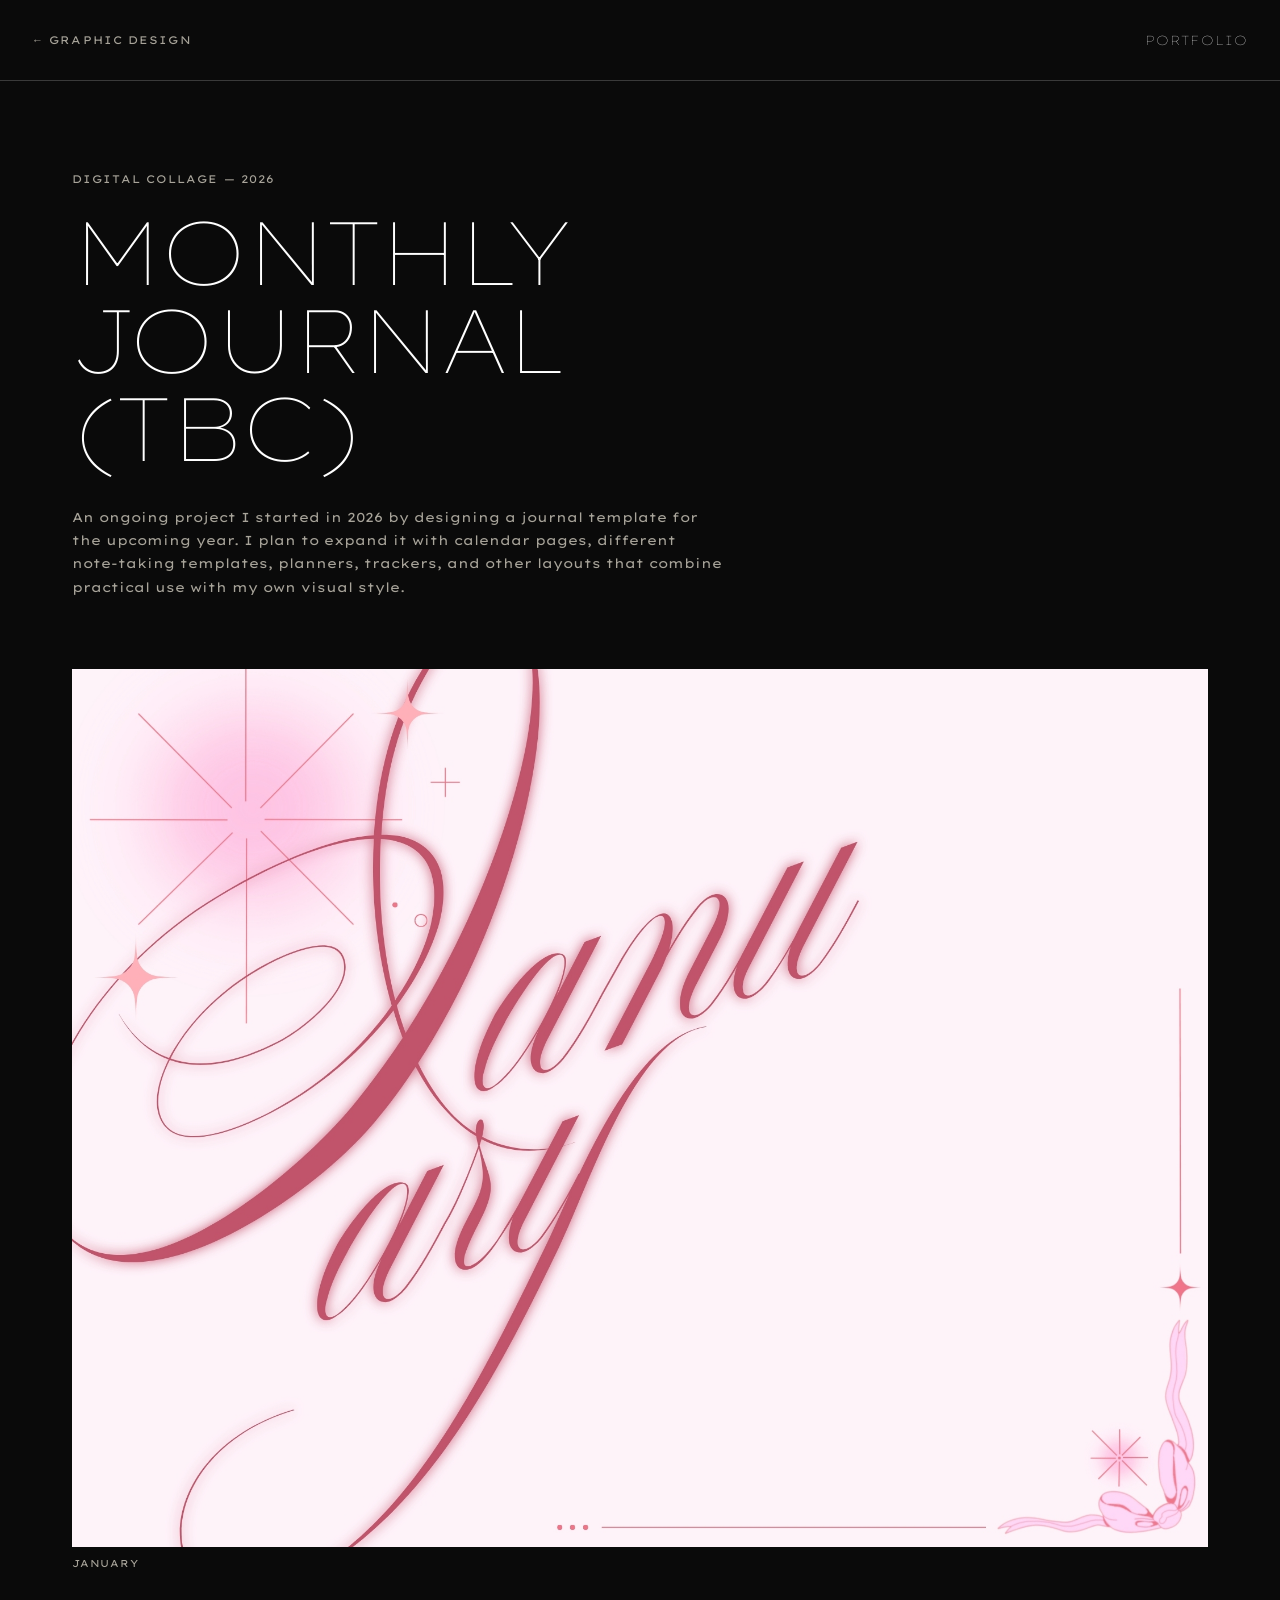
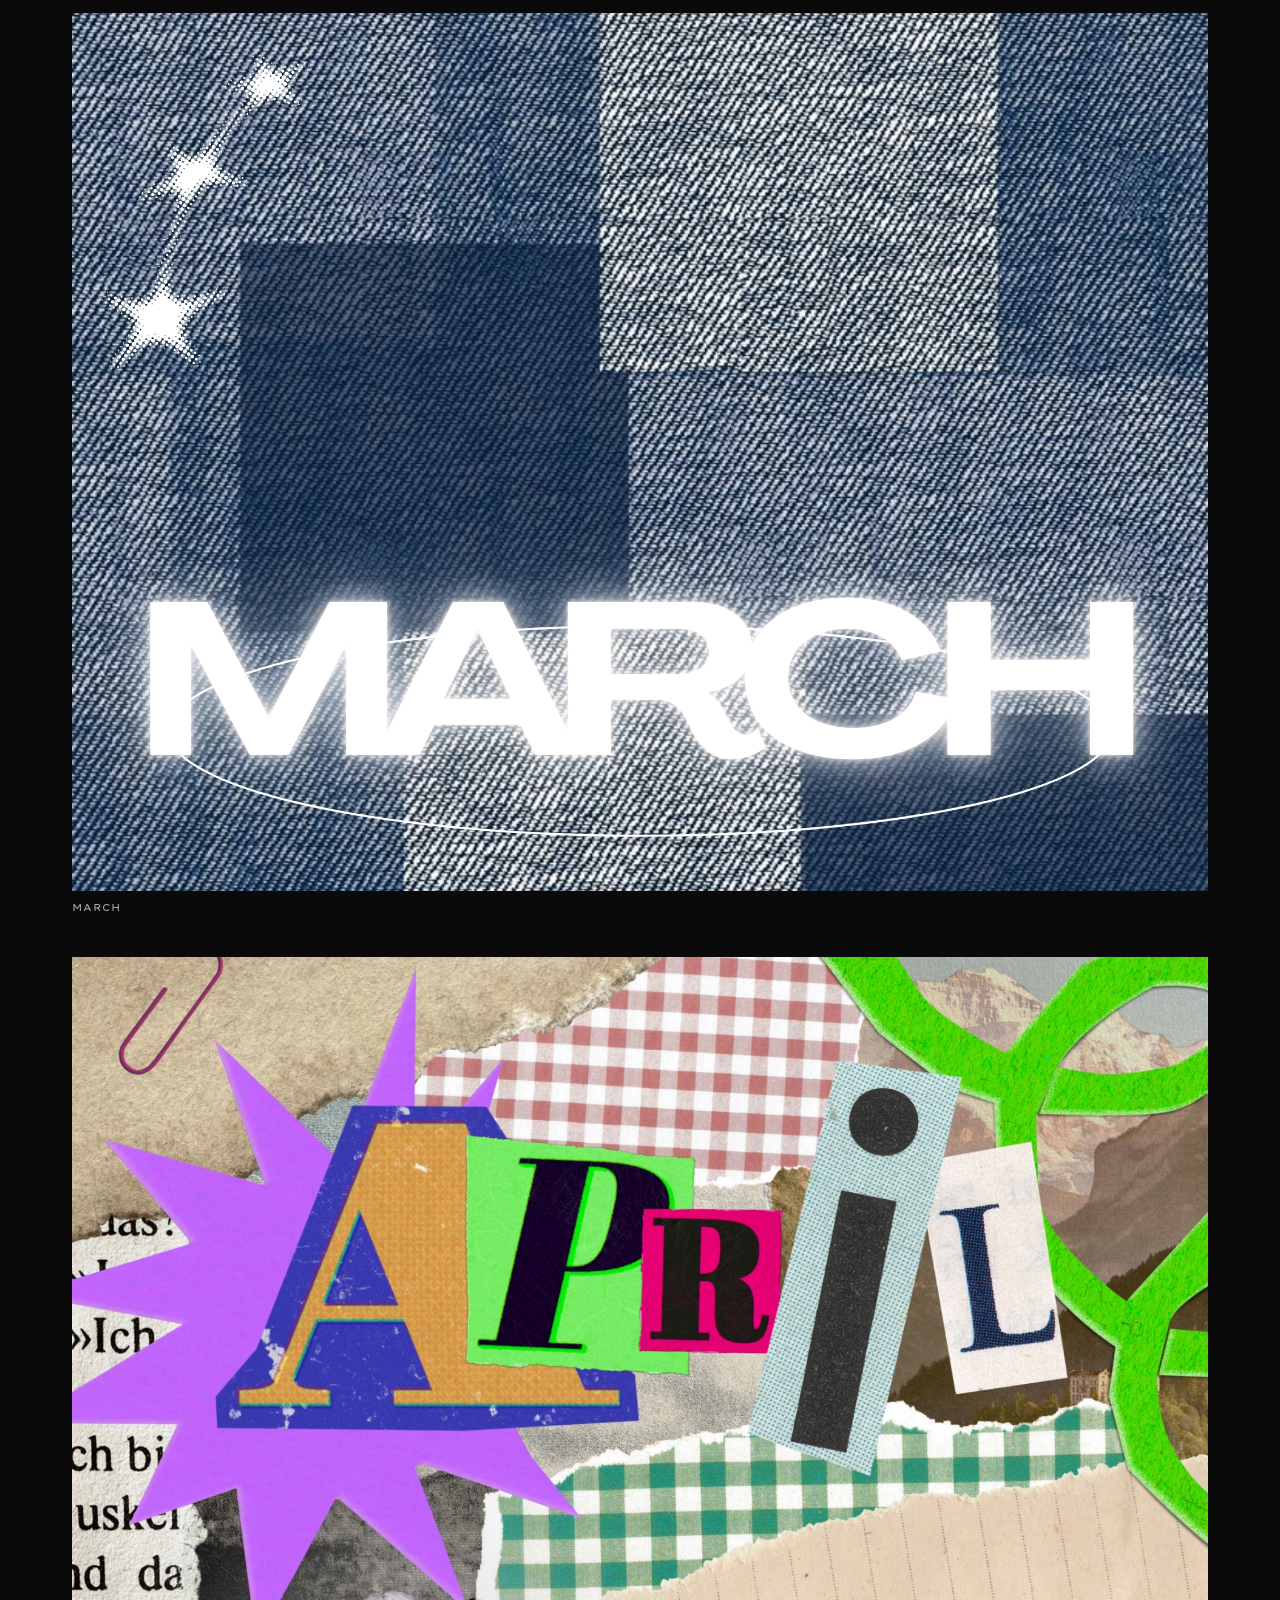
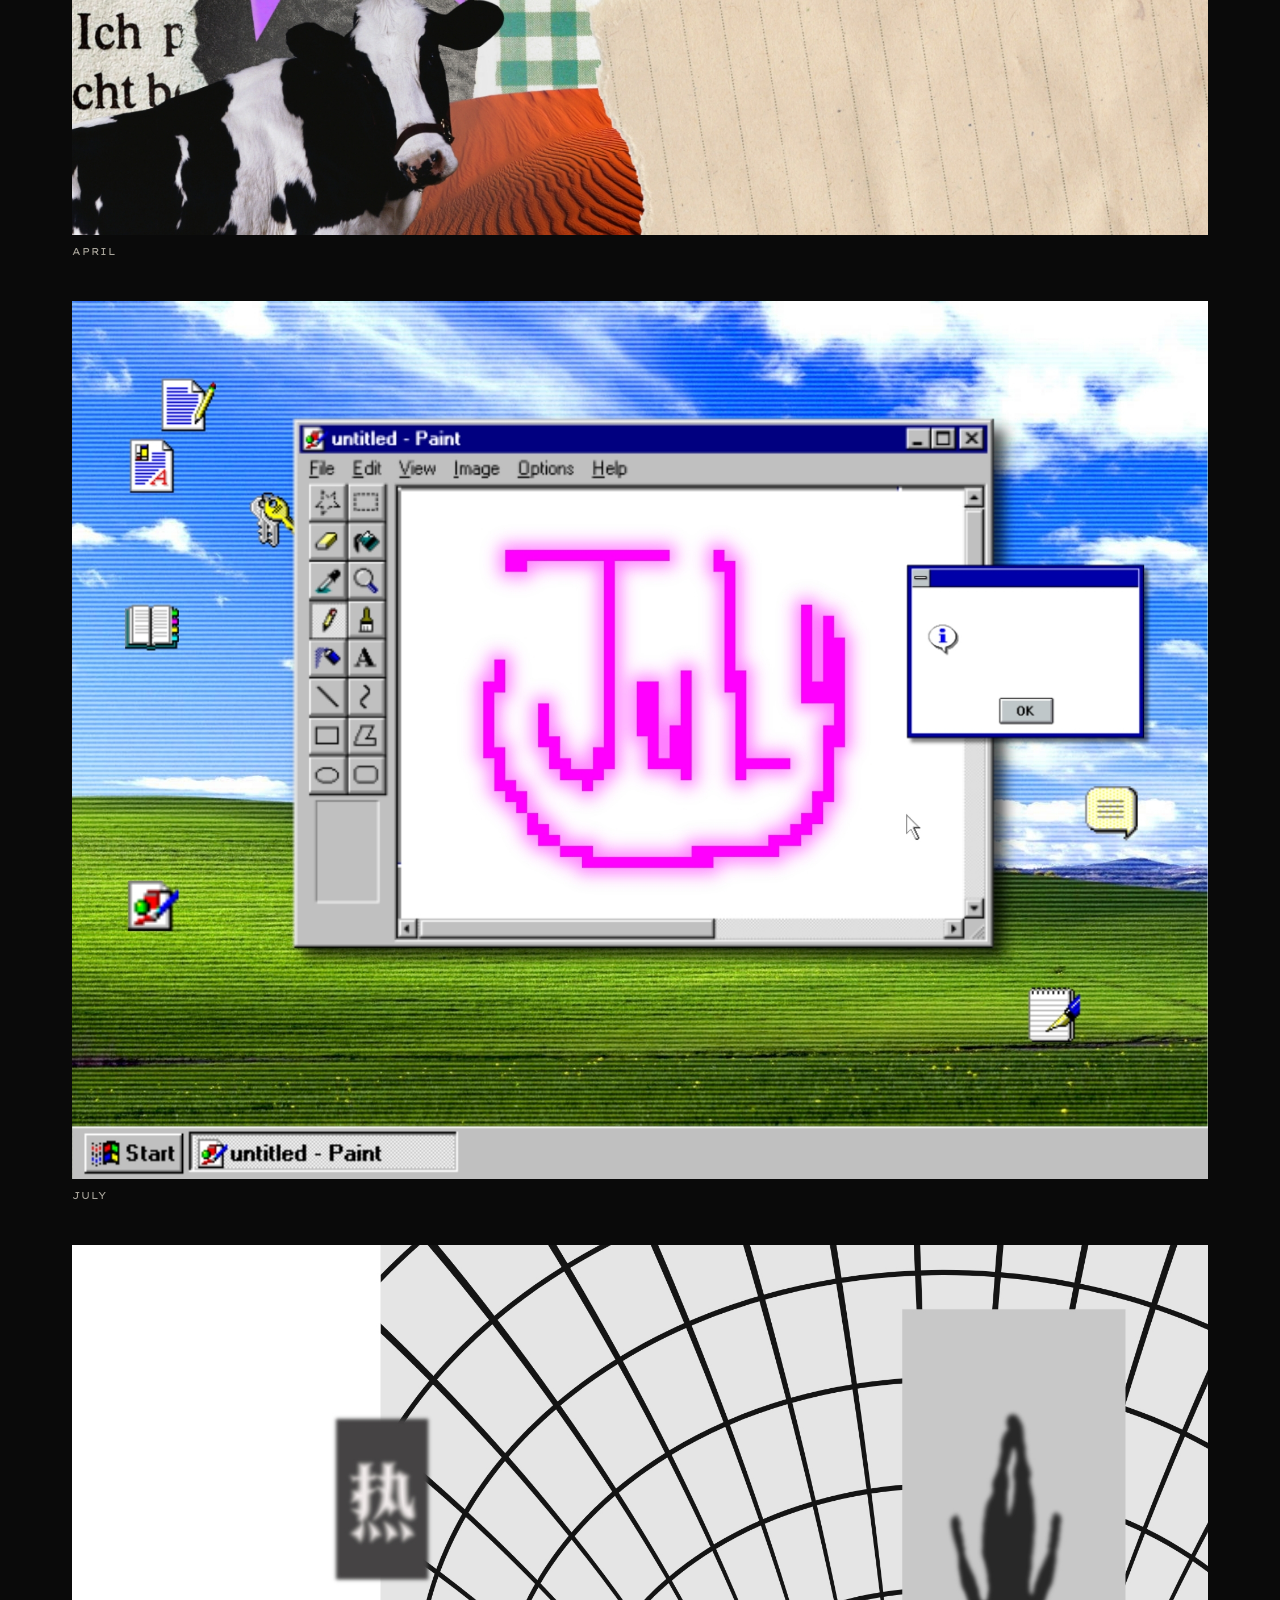
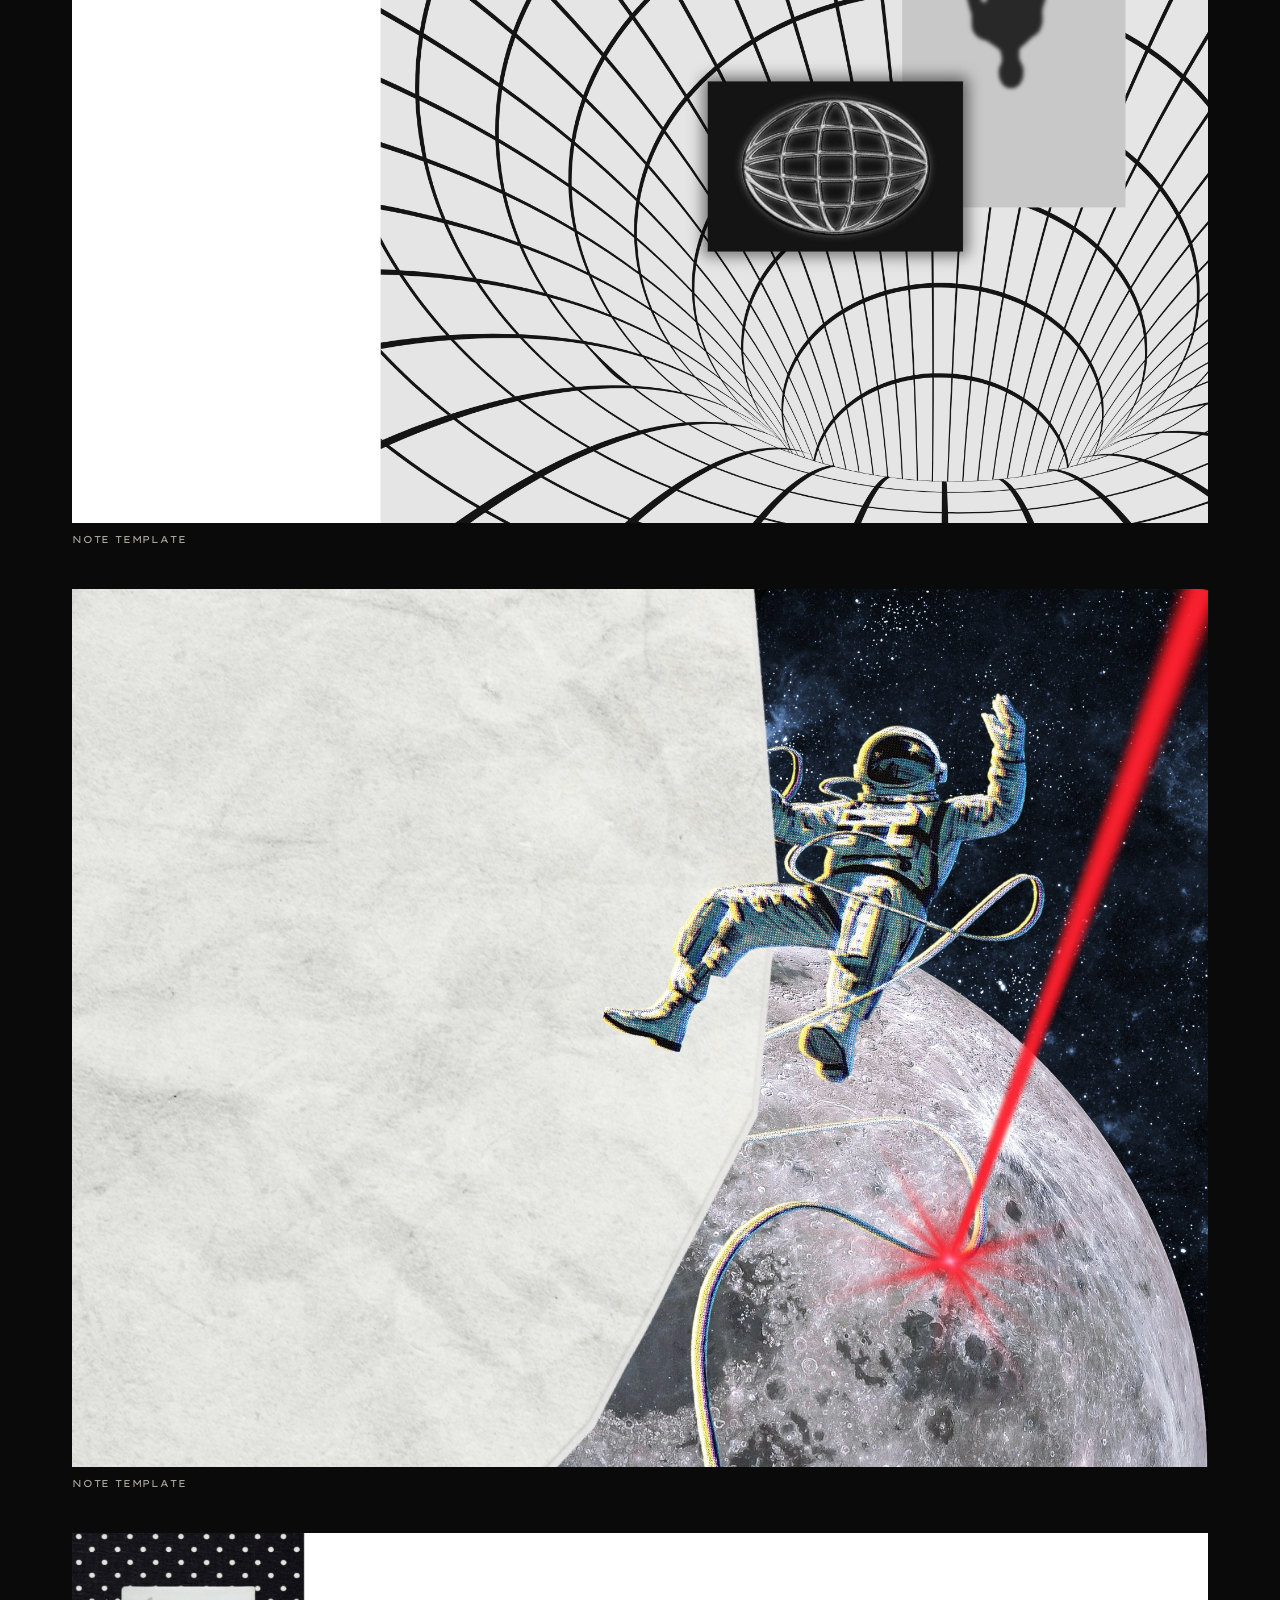
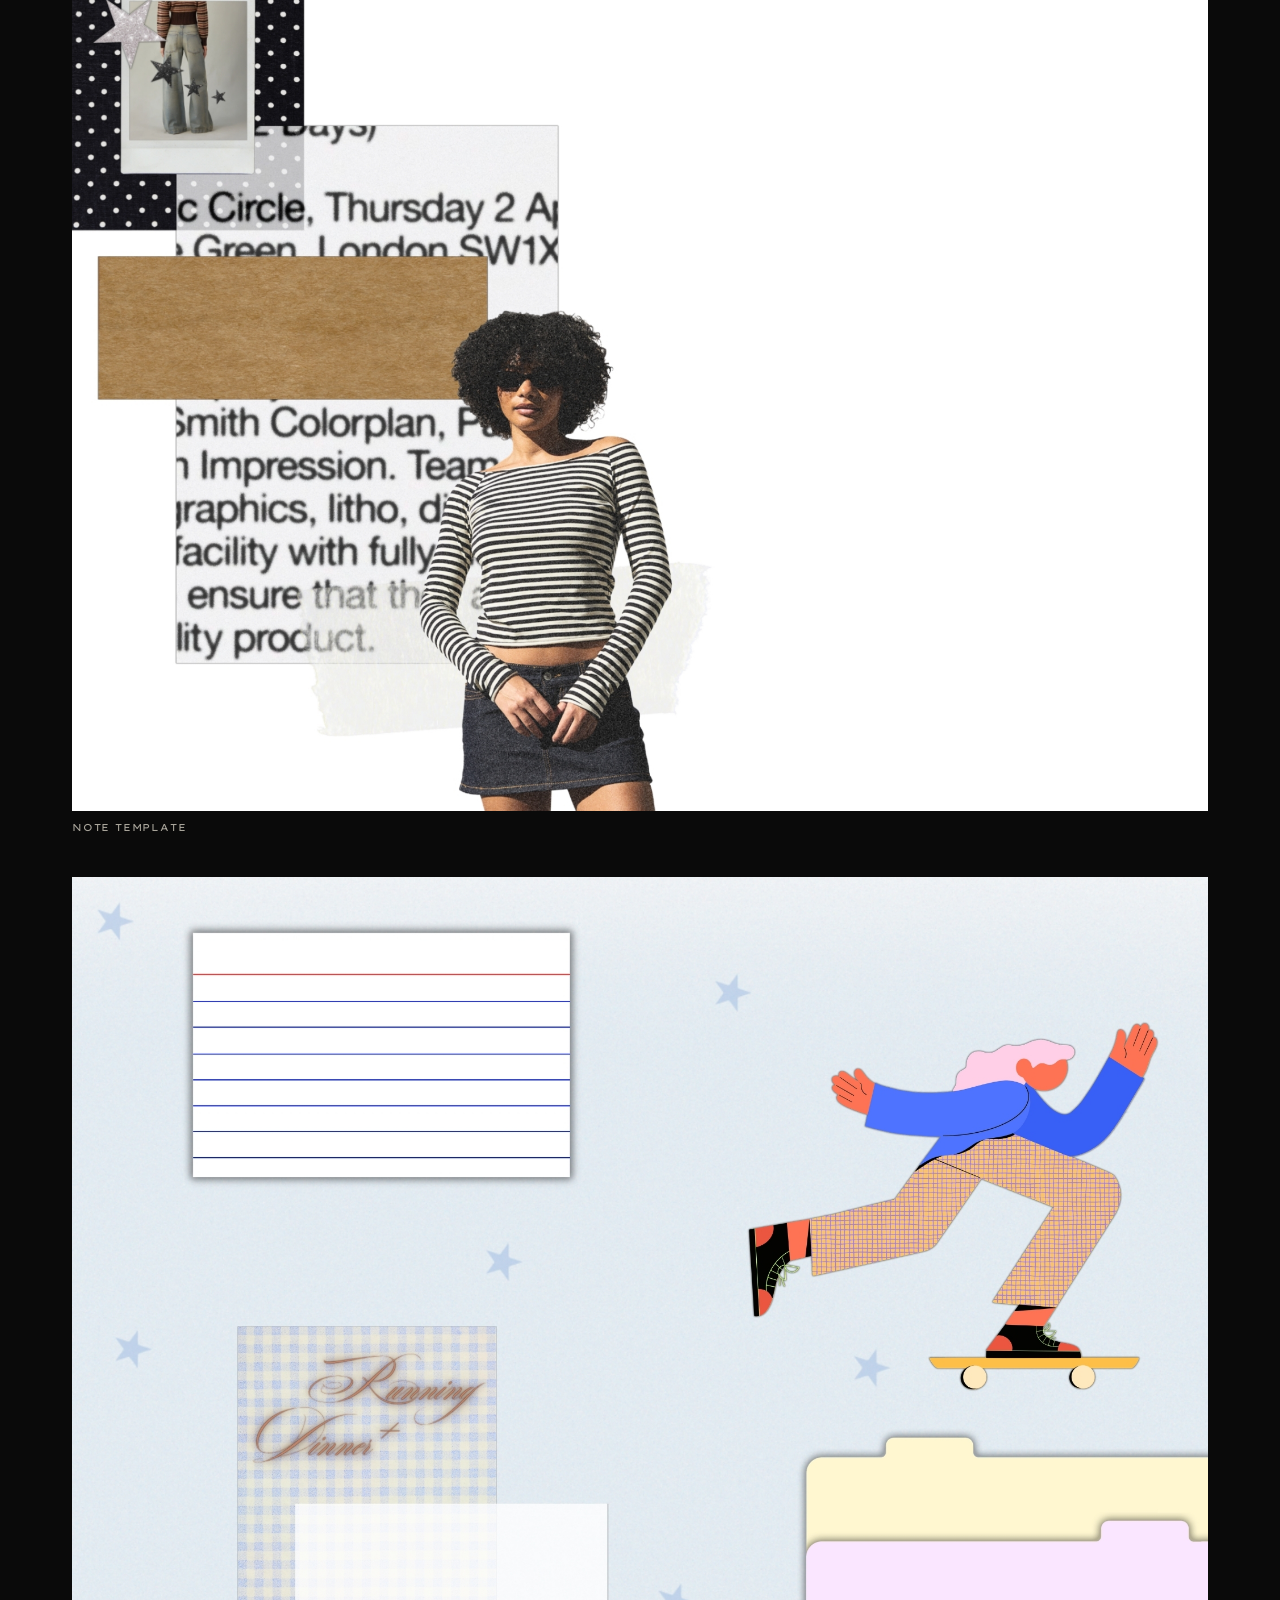
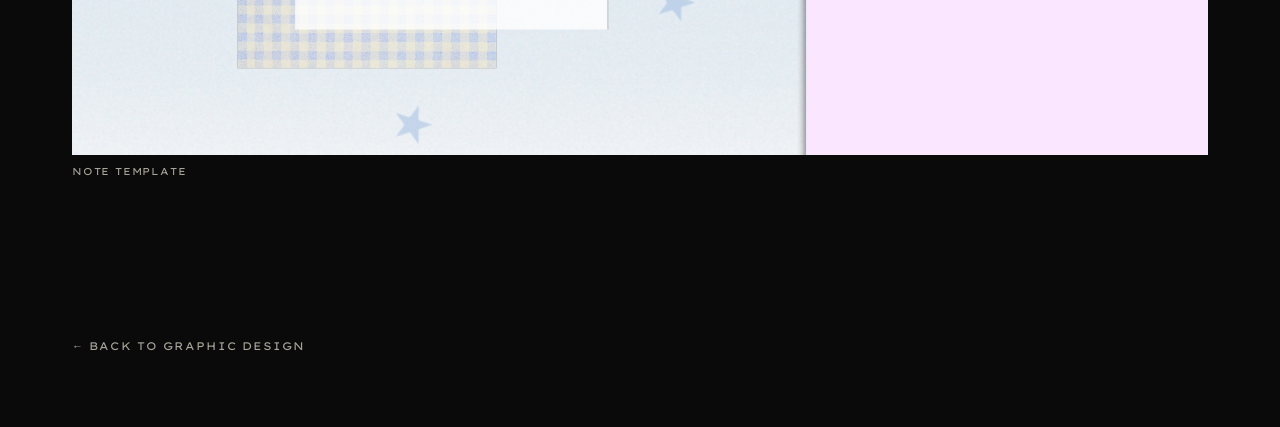
<file: projects/monthly-journal.html>
<!DOCTYPE html>
<html lang="en">
<head>
  <meta charset="UTF-8">
  <meta name="viewport" content="width=device-width, initial-scale=1.0">
  <title>Monthly Journal (TBC) — silvialistudio</title>
  <link rel="preconnect" href="https://fonts.googleapis.com">
<link rel="preconnect" href="https://fonts.gstatic.com" crossorigin>
<link href="https://fonts.googleapis.com/css2?family=Lexend+Giga:wght@100;400;700&display=swap" rel="stylesheet">
  <link rel="stylesheet" href="../style.css">
</head>
<body class="project-page">

  <header class="project-topbar">
    <a class="project-back" href="../index.html#design">← Graphic Design</a>
    <a class="project-brand" href="../index.html">Portfolio</a>
  </header>

  <main>
    <section class="project-intro">
      <p class="project-kicker">Digital Collage — 2026</p>
      <h1 class="project-title">Monthly Journal (TBC)</h1>
      <p class="project-description">An ongoing project I started in 2026 by designing a journal template for the upcoming year. I plan to expand it with calendar pages, different note-taking templates, planners, trackers, and other layouts that combine practical use with my own visual style.</p>
    </section>

    <section class="project-pages">
      <figure class="project-page-image">
        <img src="../photos/journal-jan.jpg" alt="Monthly Journal — January">
        <figcaption>January</figcaption>
      </figure>
      <figure class="project-page-image">
        <img src="../photos/journal-mar.jpg" alt="Monthly Journal — March">
        <figcaption>March</figcaption>
      </figure>
      <figure class="project-page-image">
        <img src="../photos/journal-apr.jpg" alt="Monthly Journal — April">
        <figcaption>April</figcaption>
      </figure>
      <figure class="project-page-image">
        <img src="../photos/journal-jul.jpg" alt="Monthly Journal — July">
        <figcaption>July</figcaption>
      </figure>
      <figure class="project-page-image">
        <img src="../photos/journal-notes1.jpg" alt="Monthly Journal — Note Template">
        <figcaption>Note Template</figcaption>
      </figure>
      <figure class="project-page-image">
        <img src="../photos/journal-notes2.jpg" alt="Monthly Journal — Note Template">
        <figcaption>Note Template</figcaption>
      </figure>
      <figure class="project-page-image">
        <img src="../photos/journal-notes3.jpg" alt="Monthly Journal — Note Template">
        <figcaption>Note Template</figcaption>
      </figure>
      <figure class="project-page-image">
        <img src="../photos/journal-notes4.jpg" alt="Monthly Journal — Note Template">
        <figcaption>Note Template</figcaption>
      </figure>
    </section>
  </main>

  <div class="project-end">
    <a href="../index.html#design">← Back to Graphic Design</a>
  </div>

</body>
</html>
</file>
<file: style.css>
:root{
  --paper: #0A0A0A;
  --ink: #FFFFFF;
  --muted: #A8A49A;
  --rule: #3A3A3A;
  --accent: #E5453F;
  --sand: #0A0A0A;
  --sans: 'Lexend Giga', sans-serif;
  --max: 1600px;
}

*{
  box-sizing: border-box;
}

html{
  scroll-behavior: smooth;
}

body{
  margin: 0;
  background: var(--paper);
  color: var(--ink);
  font-family: var(--sans);
  font-size: 16px;
  line-height: 1.55;
  -webkit-font-smoothing: antialiased;
}

a{
  color: inherit;
}

img{
  max-width: 100%;
  display: block;
}

.wrap{
  max-width: var(--max);
  margin: 0 auto;
  padding: 0 32px;
}

@media (max-width: 600px){
  .wrap{
    padding: 0 16px;
  }
}


/* ---------- Masthead ---------- */

.masthead{
  background: var(--paper);
  color: var(--ink);
  padding: 0;
}

.wordmark-band{
  text-align: center;
  padding: clamp(18px, 3vw, 38px) 20px;
  overflow: hidden;
}

.wordmark{
  display: block;
  white-space: nowrap;

  font-family: 'Lexend Giga', sans-serif;
  font-weight: 100;

  /* THIS is what makes PORTFOLIO large */
  font-size: clamp(48px, 8vw, 120px);

  line-height: 0.95;
  letter-spacing: 0.01em;

  text-transform: uppercase;
  text-decoration: none;

  color: var(--ink);

  animation: glow 3.2s ease-in-out infinite alternate;
}

@keyframes glow{
  from{
    text-shadow:
      0 0 6px rgba(255,255,255,0.18),
      0 0 18px rgba(255,255,255,0.08);
  }

  to{
    text-shadow:
      0 0 20px rgba(255,255,255,0.55),
      0 0 52px rgba(255,255,255,0.28);
  }
}

@media (prefers-reduced-motion: reduce){
  .wordmark{
    animation: none;
    text-shadow: 0 0 16px rgba(255,255,255,0.3);
  }
}

.tagline{
  display: none;
}

.rule{
  height: 1px;
  background: rgba(255,255,255,0.35);
  margin: 0;
}

.rule.thin{
  background: rgba(255,255,255,0.35);
}


/* ---------- Navigation ---------- */

nav.primary{
  display: flex;
  flex-wrap: wrap;

  align-items: center;
  justify-content: space-between;

  font-size: 13px;

  padding: 16px 48px;
}

nav.primary a{
  text-decoration: none;
  color: var(--ink);

  text-transform: uppercase;
  letter-spacing: 0.1em;

  font-family: var(--sans);

  position: relative;

  padding-bottom: 2px;
}

nav.primary a.active{
  text-decoration: underline;
  text-underline-offset: 6px;
}

nav.primary a[href^="#"]{
  cursor: pointer;
}

nav.primary a::after{
  content: "";

  position: absolute;

  left: 0;
  right: 0;
  bottom: -3px;

  height: 1px;

  background: var(--ink);

  transform: scaleX(0);
  transform-origin: left;

  transition: transform 0.25s ease;
}

nav.primary a:hover::after{
  transform: scaleX(1);
}

@media (max-width: 700px){
  nav.primary{
    justify-content: center;
    gap: 20px 28px;
    padding: 14px 20px;
  }
}


/* ---------- Tab Panels ---------- */

.panel{
  display: none;
}

.panel.active{
  display: block;
}

.section{
  padding: 40px 0 60px;
}

.section.alt{
  background: var(--sand);
  padding: 40px 0 60px;
}

.section-head{
  display: flex;

  justify-content: space-between;
  align-items: flex-end;

  gap: 20px;

  margin: 0 0 4px;

  flex-wrap: wrap;
}

.section-head h2{
  display: none;
}

.section-head .count{
  display: none;
}


/* ---------- Photography Grid ---------- */

.plate-grid{
  display: flex;
  gap: 24px;
}

.grid-column{
  flex: 1;

  display: flex;
  flex-direction: column;

  gap: 24px;
}

figure.plate{
  margin: 0;
  cursor: pointer;
  position: relative;
}


/* ---------- Series Badge ---------- */

.series-badge{
  position: absolute;

  top: 10px;
  right: 10px;

  background: rgba(0, 0, 0, 0.75);
  color: #fff;

  font-size: 10px;

  letter-spacing: 0.08em;
  text-transform: uppercase;

  padding: 4px 8px;

  border-radius: 2px;

  pointer-events: none;
}


/* ---------- Lightbox Navigation ---------- */

.lightbox-nav{
  position: absolute;

  top: 50%;

  transform: translateY(-50%);

  background: transparent;

  border: none;
  outline: none;

  color: var(--muted);

  font-family: var(--sans);
  font-weight: 100;
  font-size: 36px;

  cursor: pointer;

  padding: 24px;

  z-index: 101;

  transition:
    color 0.25s ease,
    text-shadow 0.25s ease;

  -webkit-tap-highlight-color: transparent;
}

.lightbox-nav:hover{
  color: var(--ink);

  text-shadow:
    0 0 16px rgba(255,255,255,0.45);
}

.lightbox-nav.prev{
  left: 8vw;
}

.lightbox-nav.next{
  right: 8vw;
}

.lightbox-nav.hidden{
  display: none;
}


/* ---------- Graphic Design Grid ---------- */

.design-grid{
  display: grid;

  grid-template-columns: repeat(4, 1fr);

  gap: 24px;
}

.design-card{
  margin: 0;
  cursor: pointer;
}

.design-card .plate-media{
  width: 100%;
}

.design-card h3{
  display: none;
}

.design-card .meta{
  display: none;
}

@media (max-width: 1100px){
  .design-grid{
    grid-template-columns: repeat(3, 1fr);
  }
}

@media (max-width: 800px){
  .design-grid{
    grid-template-columns: repeat(2, 1fr);
    gap: 16px;
  }
}

@media (max-width: 480px){
  .design-grid{
    grid-template-columns: 1fr;
  }
}


/* ---------- About ---------- */

.about-grid{
  display: grid;

  grid-template-columns: 320px 1fr;

  gap: 56px;
}

.about-portrait{
  aspect-ratio: 3 / 4;
}

.about-body p{
  max-width: 62ch;
  font-size: 16px;
}

.about-body p:first-of-type{
  font-size: 19px;
  font-weight: 500;
}

@media (max-width: 700px){
  .about-grid{
    grid-template-columns: 1fr;
    gap: 28px;
  }
}


/* ---------- Contact ---------- */

.contact-grid{
  display: grid;

  grid-template-columns: 1.2fr 1fr;

  gap: 40px;

  align-items: start;
}

.contact-lead{
  font-family: var(--sans);

  font-weight: 500;

  font-size: clamp(22px, 3vw, 30px);

  line-height: 1.3;

  margin: 0 0 8px;
}

.contact-list{
  list-style: none;

  padding: 0;

  margin: 24px 0 0;
}

.contact-list li{
  margin-bottom: 14px;
}

.contact-list a{
  text-decoration: none;

  font-size: 18px;

  border-bottom: 1px solid var(--rule);

  padding-bottom: 2px;
}

.contact-list a:hover{
  border-color: var(--accent);
}

.contact-list .label{
  display: block;

  font-size: 12px;

  color: var(--muted);

  margin-bottom: 3px;
}

@media (max-width: 700px){
  .contact-grid{
    grid-template-columns: 1fr;
  }
}


/* ---------- Footer ---------- */

footer{
  padding: 30px 0 44px;

  display: flex;

  justify-content: space-between;
  align-items: center;

  font-size: 12.5px;

  color: var(--muted);

  border-top: 1px solid var(--rule);

  flex-wrap: wrap;

  gap: 10px;
}

footer a{
  text-decoration: none;
}

footer a:hover{
  color: var(--ink);
}


/* ---------- Lightbox ---------- */

.lightbox{
  position: fixed;

  inset: 0;

  background: rgba(20,18,15,0.94);

  display: none;

  align-items: center;
  justify-content: center;

  padding: 40px;

  z-index: 100;
}

.lightbox.open{
  display: flex;
}

.lightbox-inner{
  max-width: 900px;

  width: 100%;

  color: #f4f2ec;

  display: flex;

  justify-content: center;
}

.lightbox-frame{
  display: inline-flex;

  flex-direction: column;

  max-width: 100%;

  position: relative;
}

.lightbox-media-wrap{
  position: relative;

  display: flex;

  justify-content: center;

  max-width: 100%;
}

.lightbox .plate-media{
  position: relative;

  width: auto;

  max-width: 100%;
  max-height: 78vh;

  display: flex;

  justify-content: center;

  background: none;

  cursor: pointer;
}

.lightbox .plate-media img{
  display: block;

  width: auto;
  height: auto;

  max-width: 100%;
  max-height: 78vh;
}


/* ---------- Thought Overlay ---------- */

.thought-overlay{
  position: absolute;

  inset: 0;

  background: rgba(10,10,10,0.92);

  color: var(--ink);

  font-family: var(--sans);

  font-size: 14px;

  line-height: 1.6;

  letter-spacing: 0.03em;

  padding: 32px;

  display: flex;

  align-items: center;
  justify-content: center;

  text-align: center;

  opacity: 0;

  visibility: hidden;

  pointer-events: none;

  transition:
    opacity 0.25s ease,
    visibility 0.25s ease;

  z-index: 20;
}

.thought-overlay.active{
  opacity: 1;

  visibility: visible;

  pointer-events: auto;

  cursor: pointer;
}


/* ---------- Lightbox Caption ---------- */

.lightbox-cap{
  margin-top: 16px;

  font-size: 14px;

  display: flex;

  justify-content: space-between;

  gap: 30px;
}

.lightbox-close{
  position: absolute;

  top: 26px;
  right: 32px;

  color: #f4f2ec;

  background: none;

  border: none;

  font-size: 15px;

  cursor: pointer;

  font-family: var(--sans);

  letter-spacing: 0.03em;
}


/* ---------- Mobile ---------- */

@media (max-width: 700px){

  .wordmark{
    font-size: clamp(40px, 13vw, 72px);
  }

  .plate-grid{
    gap: 16px;
  }

  .grid-column{
    gap: 16px;
  }

  .lightbox{
    padding: 20px;
  }

  .lightbox-nav{
    font-size: 28px;
    padding: 14px;
  }

  .lightbox-nav.prev{
    left: 2vw;
  }

  .lightbox-nav.next{
    right: 2vw;
  }

  .lightbox-cap{
    font-size: 12px;
  }

  .thought-overlay{
    padding: 20px;
    font-size: 12px;
  }
}


/* ---------- Reduced Motion ---------- */

@media (prefers-reduced-motion: reduce){

  html{
    scroll-behavior: auto;
  }

  *{
    transition: none !important;
    animation: none !important;
  }
}


/* ==========================================================
   GRAPHIC DESIGN — PROJECT CARDS
   ========================================================== */

.design-project-grid{
  display: grid;
  grid-template-columns: repeat(2, minmax(0, 1fr));
  gap: 56px 24px;
}

.design-project-card{
  display: block;
  color: var(--ink);
  text-decoration: none;
}

.design-project-image{
  overflow: hidden;
  background: #111;
}

.design-project-image img{
  width: 100%;
  height: auto;
  display: block;
  transition: transform .35s ease, opacity .35s ease;
}

.design-project-card:hover .design-project-image img{
  transform: scale(1.015);
  opacity: .86;
}

.design-project-info{
  display: flex;
  justify-content: space-between;
  gap: 24px;
  align-items: baseline;
  padding-top: 14px;
}

.design-project-info h3,
.design-project-info p{
  margin: 0;
}

.design-project-info h3{
  font-size: 14px;
  font-weight: 400;
  text-transform: uppercase;
  letter-spacing: .04em;
}

.design-project-info p{
  color: var(--muted);
  font-size: 11px;
  text-align: right;
}

@media (max-width: 750px){
  .design-project-grid{
    grid-template-columns: 1fr;
    gap: 40px;
  }

  .design-project-info{
    display: block;
  }

  .design-project-info p{
    margin-top: 5px;
    text-align: left;
  }
}


/* ==========================================================
   INDIVIDUAL GRAPHIC DESIGN PROJECT PAGE
   ========================================================== */

.project-page{
  min-height: 100vh;
}

.project-topbar{
  max-width: var(--max);
  margin: 0 auto;
  padding: 30px 32px;
  display: flex;
  justify-content: space-between;
  align-items: center;
  gap: 30px;
  border-bottom: 1px solid var(--rule);
}

.project-back{
  color: var(--muted);
  text-decoration: none;
  font-size: 11px;
  text-transform: uppercase;
  letter-spacing: .1em;
}

.project-back:hover{
  color: var(--ink);
}

.project-brand{
  color: var(--ink);
  text-decoration: none;
  font-size: 13px;
  font-weight: 100;
  text-transform: uppercase;
  letter-spacing: .08em;
}

.project-intro{
  max-width: 1200px;
  margin: 0 auto;
  padding: 90px 32px 70px;
}

.project-kicker{
  margin: 0 0 20px;
  color: var(--muted);
  font-size: 11px;
  text-transform: uppercase;
  letter-spacing: .1em;
}

.project-title{
  margin: 0;
  max-width: 12ch;
  font-size: clamp(42px, 7vw, 100px);
  font-weight: 100;
  line-height: .98;
  text-transform: uppercase;
  letter-spacing: -.03em;
}

.project-description{
  max-width: 650px;
  margin: 34px 0 0;
  color: var(--muted);
  font-size: 13px;
  line-height: 1.8;
}

.project-pages{
  max-width: 1200px;
  margin: 0 auto;
  padding: 0 32px 110px;
}

.project-page-image{
  margin: 0 0 42px;
}

.project-page-image img{
  width: 100%;
  height: auto;
  display: block;
}

.project-page-image figcaption{
  padding-top: 9px;
  color: var(--muted);
  font-size: 10px;
  text-transform: uppercase;
  letter-spacing: .08em;
}

.project-end{
  max-width: 1200px;
  margin: 0 auto;
  padding: 0 32px 70px;
}

.project-end a{
  color: var(--muted);
  text-decoration: none;
  font-size: 11px;
  text-transform: uppercase;
  letter-spacing: .1em;
}

.project-end a:hover{
  color: var(--ink);
}

@media (max-width: 600px){
  .project-topbar{
    padding: 22px 16px;
  }

  .project-intro{
    padding: 60px 16px 45px;
  }

  .project-pages,
  .project-end{
    padding-left: 16px;
    padding-right: 16px;
  }

  .project-page-image{
    margin-bottom: 24px;
  }
}

/* =========================
   WELCOME POPUP
========================= */

.welcome-popup {
  position: fixed !important;
  top: 0 !important;
  left: 0 !important;
  width: 100vw !important;
  height: 100vh !important;

  z-index: 999999 !important;

  display: none;
  align-items: center;
  justify-content: center;

  background: rgba(0, 0, 0, 0.7);
}

.welcome-popup.show {
  display: flex !important;
}

.welcome-popup-box {
  position: relative;

  width: 480px;
  max-width: calc(100vw - 60px);

  padding: 45px 45px 38px;

  background: #0b0b0b;
  border: 1px solid #666;

  text-align: center;
  color: #fff;

  box-shadow: 0 20px 80px rgba(0, 0, 0, 0.8);
}

.welcome-popup-label {
  margin: 0 0 25px;

  font-size: 16px;
  letter-spacing: 0.25em;
  color: #fff;
}

.welcome-popup-text {
  margin: 0 0 30px;

  font-size: 12px;
  line-height: 2;
  letter-spacing: 0.08em;
  color: #aaa;
}

.welcome-popup-button {
  padding: 10px 20px;

  background: transparent;
  border: 1px solid #777;
  color: #fff;

  font-family: inherit;
  font-size: 10px;
  letter-spacing: 0.2em;

  cursor: pointer;
}

.welcome-popup-button:hover {
  background: #fff;
  color: #000;
}

.welcome-popup-close {
  position: absolute;
  top: 12px;
  right: 15px;

  padding: 0;

  background: none;
  border: none;

  color: #888;
  font-size: 20px;
  line-height: 1;

  cursor: pointer;
}

.welcome-popup-close:hover {
  color: #fff;
}
</file>
